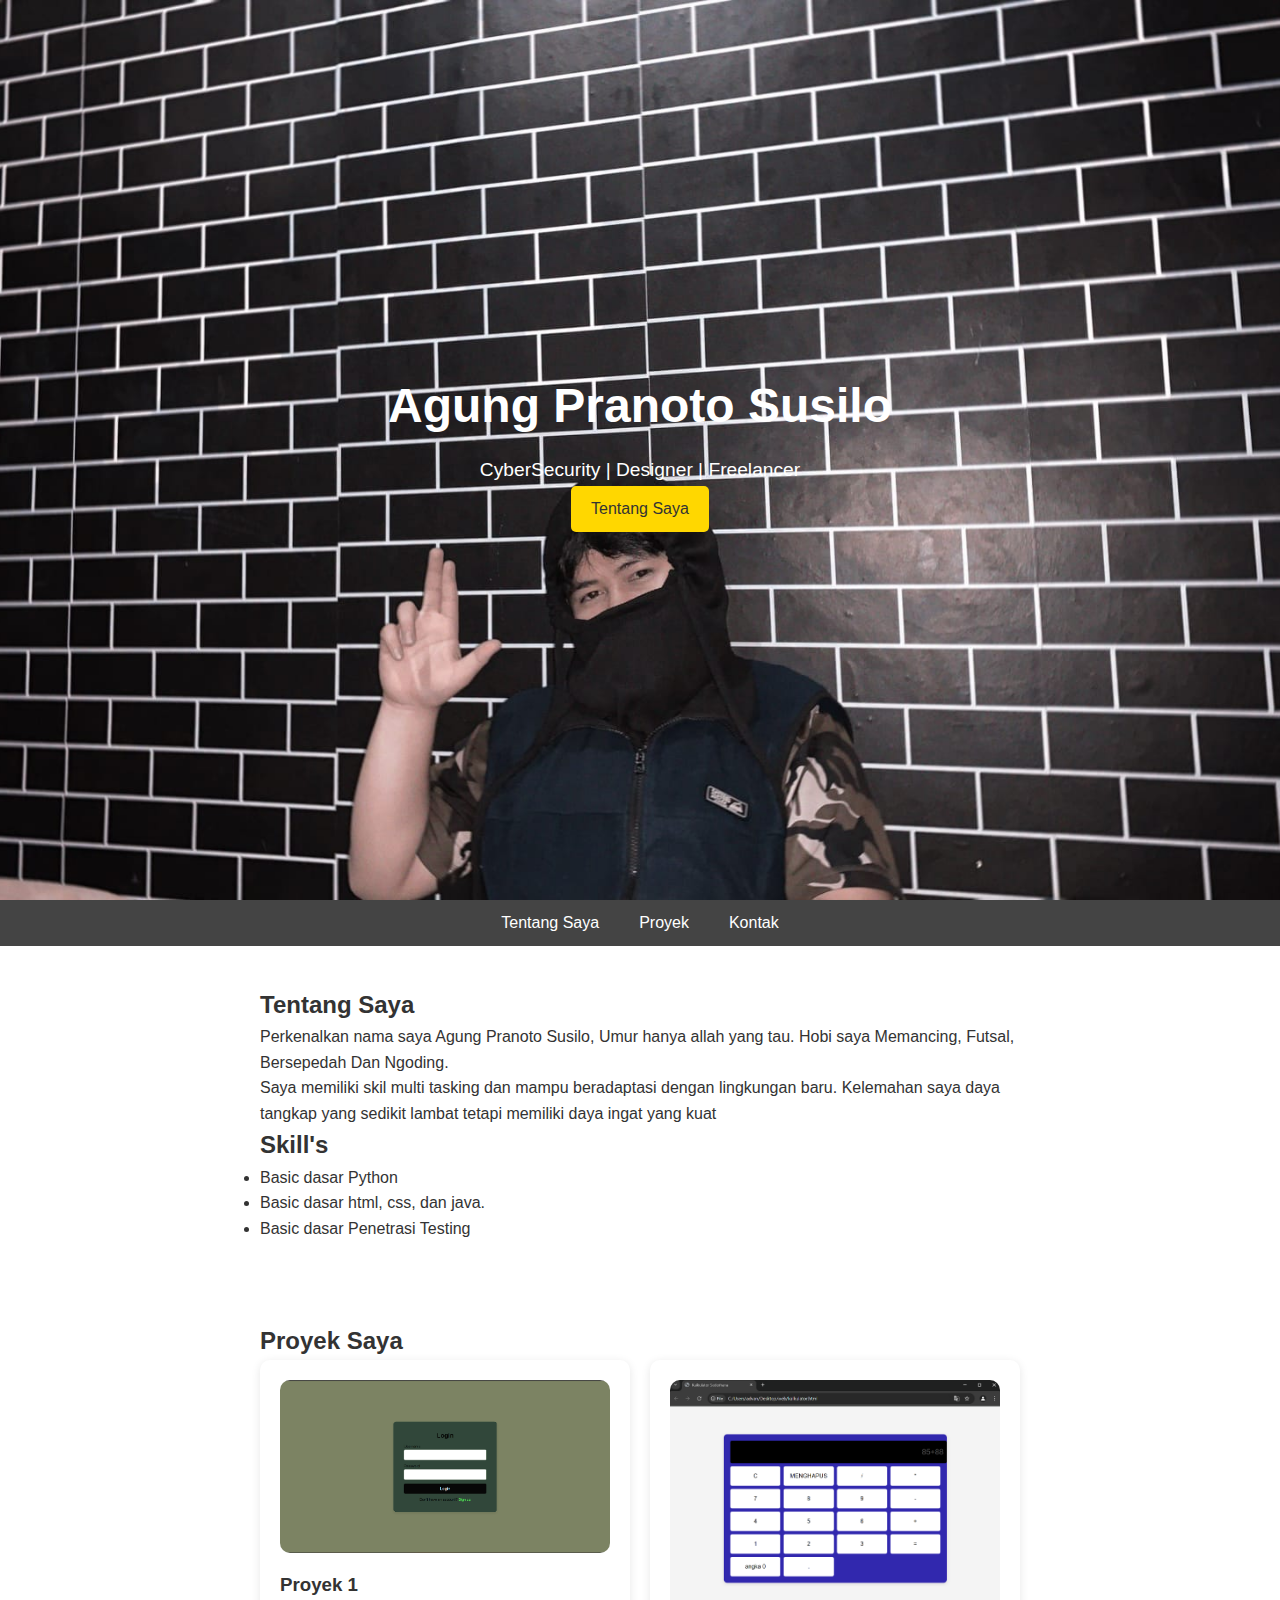
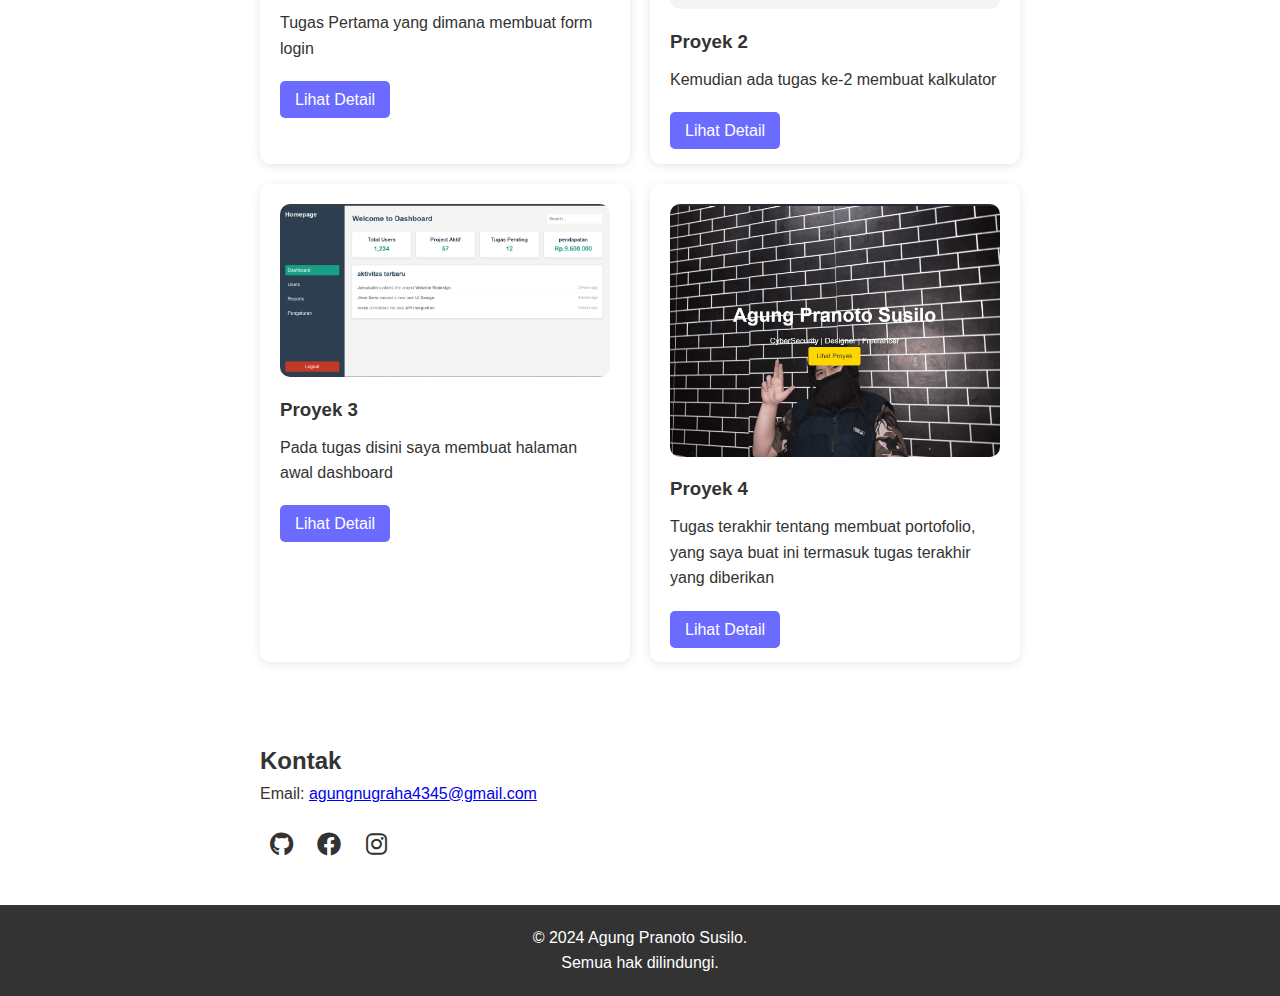
<file: index.html>
<!DOCTYPE html>
<html lang="id">
<head>
    <meta charset="UTF-8">
    <meta name="viewport" content="width=device-width, initial-scale=1.0">
    <title>Portofolio Saya</title>
    <link rel="stylesheet" href="styles.css">
    <link rel="stylesheet" href="https://cdnjs.cloudflare.com/ajax/libs/font-awesome/6.0.0-beta3/css/all.min.css">
</head>
<body>
    <header>
        <h1>Agung Pranoto Susilo</h1>
        <p> CyberSecurity | Designer | Freelancer</p>
        <a href="#about" class="btn">Tentang Saya</a>
    </header>

    <nav>
        <ul>
            <li><a href="#about">Tentang Saya</a></li>
            <li><a href="#projects">Proyek</a></li>
            <li><a href="#contact">Kontak</a></li>
        </ul>
    </nav>

    <section id="about">
        <h2>Tentang Saya</h2>
        <p>Perkenalkan nama saya Agung Pranoto Susilo, Umur hanya allah yang tau. Hobi saya Memancing, Futsal, Bersepedah Dan Ngoding.<br>Saya memiliki skil multi tasking dan mampu beradaptasi dengan lingkungan baru. Kelemahan saya daya tangkap yang sedikit lambat tetapi memiliki daya ingat yang kuat</p>
        <h2>Skill's</h2>
        <ul>
            <li>Basic dasar Python</li>
            <li>Basic dasar html, css, dan java.</li>
            <li>Basic dasar Penetrasi Testing</li>
        </ul>
    </section>


    <section id="projects">
        <h2>Proyek Saya</h2>
        <div class="project-grid">
            <div class="project">
                <img src="baru/10.png" alt="Proyek 1">
                <h3>Proyek 1</h3>
                <p>Tugas Pertama yang dimana membuat form login</p><br>
                <a href="baru/FormLogin.html" class="btn">Lihat Detail</a>
            </div>
            <div class="project">
                <img src="baru/13.png" alt="Proyek 2">
                <h3>Proyek 2</h3>
                <p>Kemudian ada tugas ke-2 membuat kalkulator</p><br>
                <a href="baru/kalkulator.html" class="btn">Lihat Detail</a>
            </div>
            <div class="project">
                <img src="baru/11.png" alt="Proyek 3">
                <h3>Proyek 3</h3>
                <p>Pada tugas disini saya membuat halaman awal dashboard </p>
                <br><a href="baru/daskbord.html" class="btn">Lihat Detail</a>
            </div>
            <div class="project">
                <img src="baru/12.png" alt="Proyek 4">
                <h3>Proyek 4</h3>
                <p>Tugas terakhir tentang membuat portofolio, yang saya buat ini termasuk tugas terakhir yang diberikan</p>
                <br><a href="#about" class="btn">Lihat Detail</a>
            </div>
        </div>
    </section>

    <section id="contact">
        <h2>Kontak</h2>
        <p>Email: <a href="agungnugraha4345@gmail.com">agungnugraha4345@gmail.com</a></p>
        <div class="socials">
            <a href="https://github.com/agung23vg"><i class="fab fa-github"></i></a>
            <a href="https://www.facebook.com/profile.php?id=100013446704933"><i class="fab fa-facebook"></i></a>
            <a href="https://www.instagram.com/agps_12/"><i class="fab fa-instagram"></i></a>
        </div>
    </section>

    <footer>
        <p>&copy; 2024 Agung Pranoto Susilo. <br>Semua hak dilindungi.</p>
    </footer>

    <script>
        // Smooth scroll
        document.querySelectorAll('nav a').forEach(anchor => {
            anchor.addEventListener('click', function(e) {
                e.preventDefault();
                document.querySelector(this.getAttribute('href')).scrollIntoView({
                    behavior: 'smooth'
                });
            });
        });
    </script>
</body>
</html>
</file>
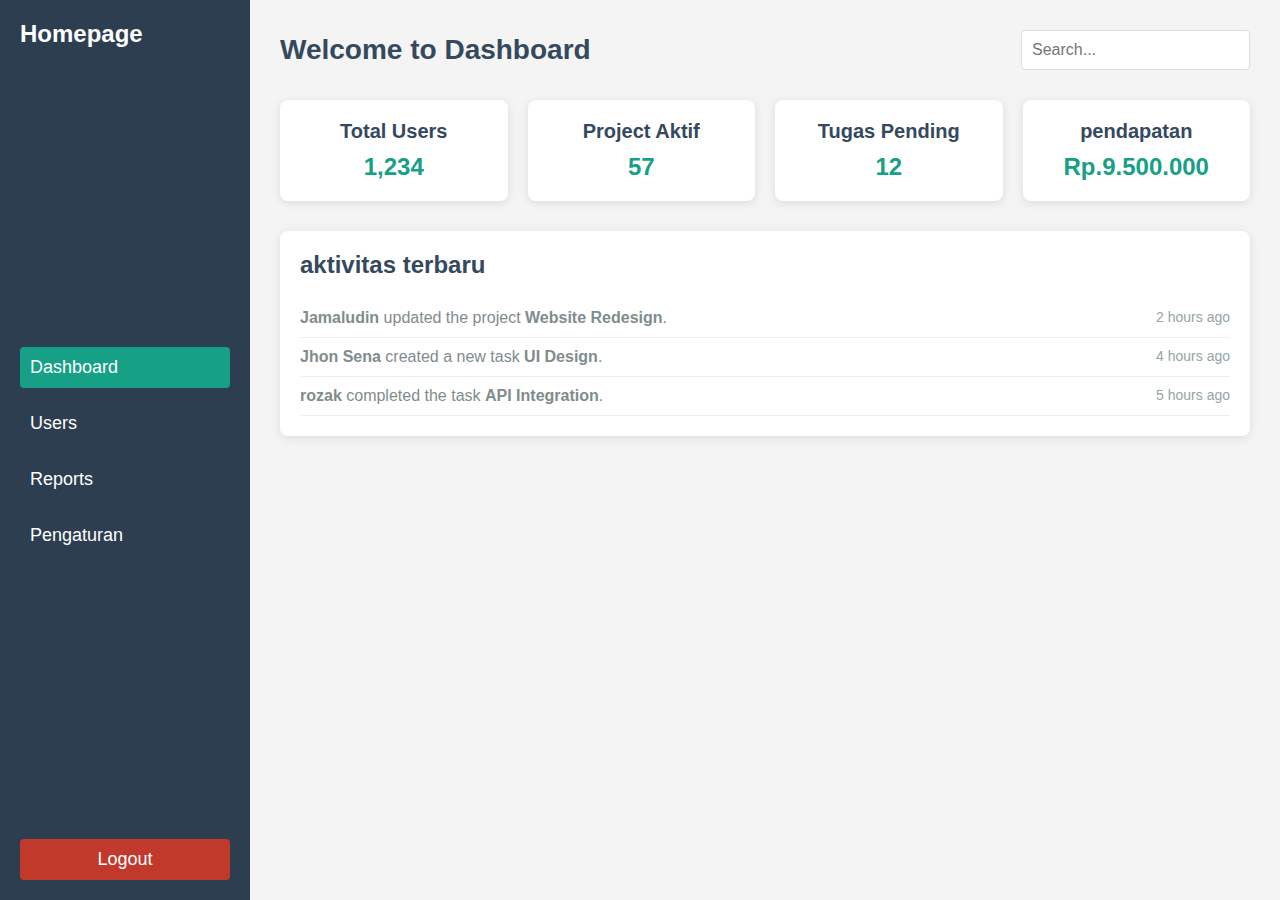
<file: baru/daskbord.html>
<!DOCTYPE html>
<html lang="en">
<head>
    <meta charset="UTF-8">
    <meta name="viewport" content="width=device-width, initial-scale=1.0">
    <title>Admin Dashboard</title>
    <link rel="stylesheet" href="daskbord.css">
</head>
<body>
    <div class="container">
        <!-- Sidebar -->
        <nav class="sidebar">
            <h2 class="sidebar-title">Homepage</h2>
            <ul class="sidebar-menu">
                <li><a href="#" class="active">Dashboard</a></li>
                <li><a href="#">Users</a></li>
                <li><a href="#">Reports</a></li>
                <li><a href="#">Pengaturan</a></li>
            </ul>
            <div class="logout">
                <a href="#">Logout</a>
            </div>
        </nav>

        <!-- Main Content -->
        <div class="main-content">
            <header class="header">
                <h1>Welcome to Dashboard</h1>
                <input type="text" placeholder="Search..." class="search-input">
            </header>

            <section class="cards">
                <div class="card">
                    <h3>Total Users</h3>
                    <p>1,234</p>
                </div>
                <div class="card">
                    <h3>Project Aktif</h3>
                    <p>57</p>
                </div>
                <div class="card">
                    <h3>Tugas Pending</h3>
                    <p>12</p>
                </div>
                <div class="card">
                    <h3>pendapatan</h3>
                    <p>Rp.9.500.000</p>
                </div>
            </section>

            <section class="content-section">
                <h2>aktivitas terbaru</h2>
                <div class="activity">
                    <p><strong>Jamaludin</strong> updated the project <strong>Website Redesign</strong>.</p>
                    <span>2 hours ago</span>
                </div>
                <div class="activity">
                    <p><strong>Jhon Sena</strong> created a new task <strong>UI Design</strong>.</p>
                    <span>4 hours ago</span>
                </div>
                <div class="activity">
                    <p><strong>rozak</strong> completed the task <strong>API Integration</strong>.</p>
                    <span>5 hours ago</span>
                </div>
            </section>
        </div>
    </div>
</body>
</html>
</file>
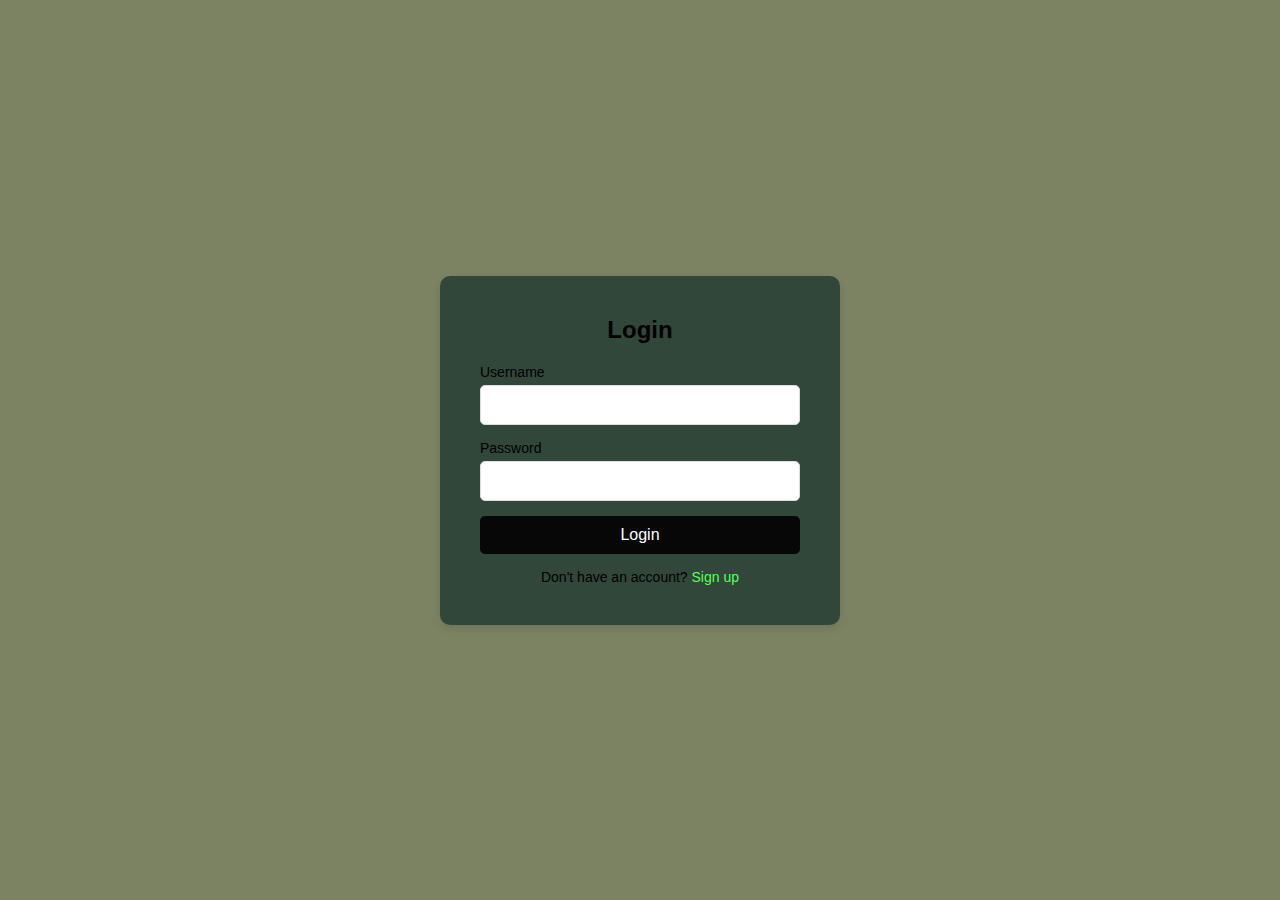
<file: baru/FormLogin.html>
<!DOCTYPE html>
<html lang="en">
<head>
    <meta charset="UTF-8">
    <meta name="viewport" content="width=device-width, initial-scale=1.0">
    <title>Login Form</title>
    <link rel="stylesheet" href="login.css">
</head>
<body>
    <div class="login-container">
        <h2>Login</h2>
        <form action="#" method="POST">
            <div class="input-group">
                <label for="username">Username</label>
                <input type="text" id="username" name="username" required>
            </div>
            <div class="input-group">
                <label for="password">Password</label>
                <input type="password" id="password" name="password" required>
            </div>
            <button type="submit">Login</button>
        </form>
        <p>Don't have an account? <a href="#">Sign up</a></p>
    </div>
</body>
</html>
</file>
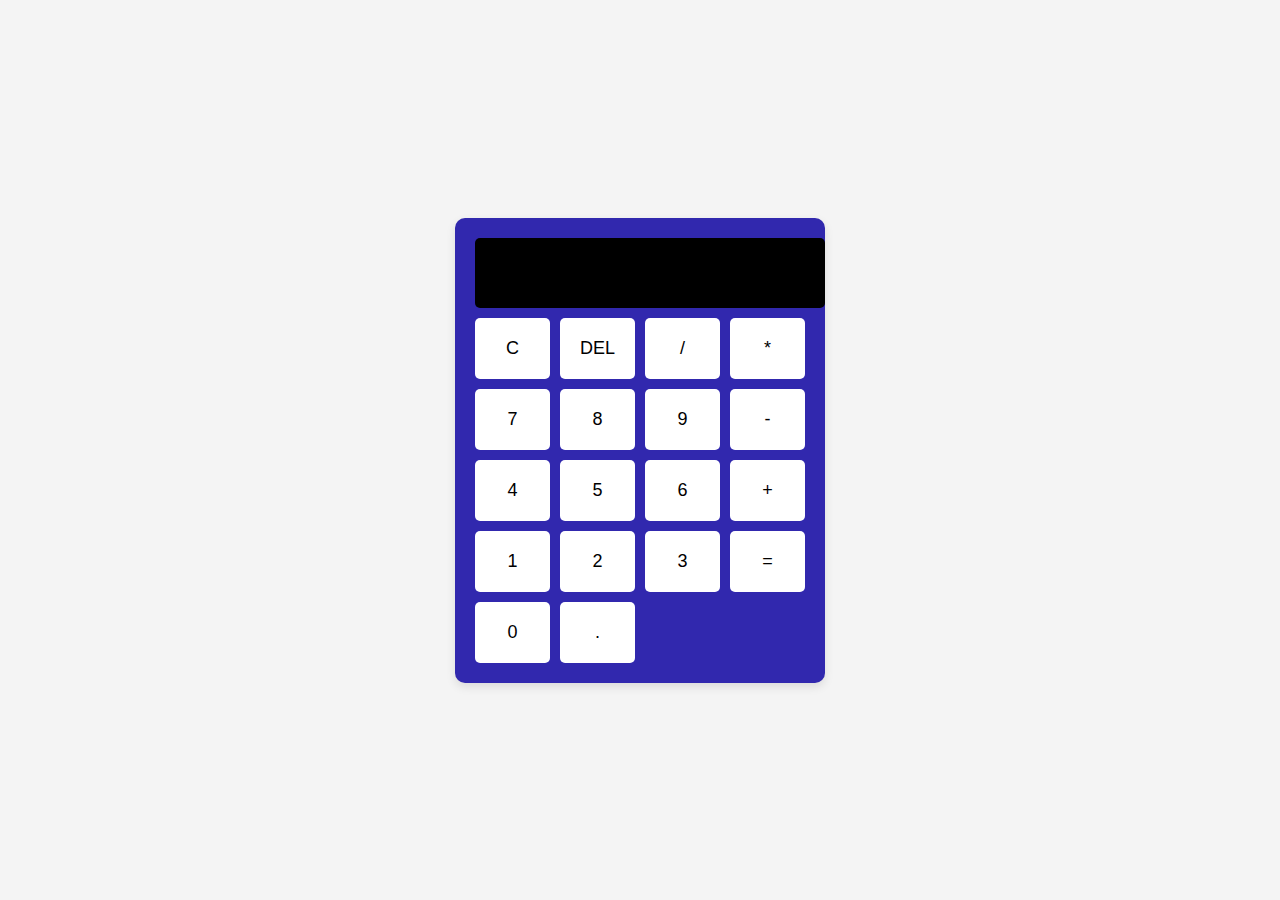
<file: baru/kalkulator.html>
<!DOCTYPE html>
<html lang="en">
<head>
    <meta charset="UTF-8">
    <meta name="viewport" content="width=device-width, initial-scale=1.0">
    <title>Simple Calculator</title>
    <link rel="stylesheet" href="kalkulator.css">
</head>
<body>
    <div class="calculator">
        <input type="text" id="display" disabled>
        <div class="buttons">
            <button onclick="clearDisplay()">C</button>
            <button onclick="deleteLast()">DEL</button>
            <button onclick="appendOperator('/')">/</button>
            <button onclick="appendOperator('*')">*</button>

            <button onclick="appendNumber(7)">7</button>
            <button onclick="appendNumber(8)">8</button>
            <button onclick="appendNumber(9)">9</button>
            <button onclick="appendOperator('-')">-</button>

            <button onclick="appendNumber(4)">4</button>
            <button onclick="appendNumber(5)">5</button>
            <button onclick="appendNumber(6)">6</button>
            <button onclick="appendOperator('+')">+</button>

            <button onclick="appendNumber(1)">1</button>
            <button onclick="appendNumber(2)">2</button>
            <button onclick="appendNumber(3)">3</button>
            <button onclick="calculate()">=</button>

            <button onclick="appendNumber(0)">0</button>
            <button onclick="appendNumber('.')">.</button>
        </div>
    </div>

    <script src="kalku.js"></script>
</body>
</html>
</file>
<file: styles.css>
* {
    box-sizing: border-box;
    margin: 0;
    padding: 0;
}

body {
    font-family: 'Arial', sans-serif;
    line-height: 1.6;
    color: #333;
}

header {
    background: url('baru/200.jpg') no-repeat center center/cover;
    height: 100vh;
    display: flex;
    flex-direction: column;
    align-items: center;
    justify-content: center;
    text-align: center;
    position: relative;
}

header h1 {
    color: #fff;
    font-size: 3em;
    margin-bottom: 10px;
    animation: fadeIn 2s;
}

header p {
    color: #fff;
    font-size: 1.2em;
    animation: fadeIn 2s 0.5s;
}

header .btn {
    background: #ffd700;
    color: #333;
    padding: 10px 20px;
    text-decoration: none;
    border-radius: 5px;
    transition: background 0.3s;
    animation: fadeIn 2s 1s;
}

header .btn:hover {
    background: #e0c700;
}


nav {
    background: #444;
    color: #fff;
    padding: 10px 0;
    position: sticky;
    top: 0;
    z-index: 1000;
}

nav ul {
    list-style: none;
    display: flex;
    justify-content: center;
}

nav ul li {
    margin: 0 20px;
}

nav ul li a {
    color: #fff;
    text-decoration: none;
    transition: color 0.3s;
}

nav ul li a:hover {
    color: #ffd700;
}

section {
    text-align: left;
    padding: 40px 20px;
    max-width: 800px;
    margin: auto;
}

.bg-light {
    background-color: #f4f4f4;
}

.project-grid {
    display: grid;
    grid-template-columns: repeat(auto-fill, minmax(250px, 1fr));
    gap: 20px;
}

.project {
    background: #fff;
    padding: 20px;
    border-radius: 10px;
    box-shadow: 0 2px 10px rgba(0, 0, 0, 0.1);
    transition: transform 0.3s, box-shadow 0.3s;
}

.project img {
    max-width: 100%;
    border-radius: 10px;
}

.project h3 {
    margin: 10px 0;
}

.project .btn {
    background: #6b6bff;
    color: #fff;
    padding: 10px 15px;
    text-decoration: none;
    border-radius: 5px;
    transition: background 0.3s;
}

.project .btn:hover {
    background: #5a5aff;
}

.socials {
    margin-top: 20px;
}

.socials a {
    margin: 0 10px;
    color: #333;
    font-size: 24px;
    text-decoration: none;
    transition: color 0.3s;
}

.socials a:hover {
    color: #ffd700;
}

footer {
    text-align: center;
    padding: 20px 0;
    background: #333;
    color: #fff;
}

/* Animations */
@keyframes fadeIn {
    from {
        opacity: 0;
        transform: translateY(20px);
    }
    to {
        opacity: 1;
        transform: translateY(0);
    }
}

.project:hover {
    transform: translateY(-5px);
    box-shadow: 0 4px 20px rgba(0, 0, 0, 0.2);
}
</file>
<file: baru/daskbord.css>
/* Global Styles */
* {
    margin: 0;
    padding: 0;
    box-sizing: border-box;
}

body {
    font-family: 'Arial', sans-serif;
    background-color: #f4f4f4;
}

.container {
    display: flex;
    height: 100vh;
}

/* Sidebar Styles */
.sidebar {
    width: 250px;
    background-color: #2c3e50;
    color: white;
    padding: 20px;
    display: flex;
    flex-direction: column;
    justify-content: space-between;
}

.sidebar-title {
    font-size: 24px;
    font-weight: bold;
    margin-bottom: 30px;
}

.sidebar-menu {
    list-style-type: none;
}

.sidebar-menu li {
    margin-bottom: 15px;
}

.sidebar-menu a {
    color: white;
    text-decoration: none;
    font-size: 18px;
    display: block;
    padding: 10px;
    border-radius: 4px;
    transition: background-color 0.3s ease;
}

.sidebar-menu a.active, .sidebar-menu a:hover {
    background-color: #16a085;
}

.logout a {
    color: white;
    text-decoration: none;
    font-size: 18px;
    display: block;
    padding: 10px;
    border-radius: 4px;
    background-color: #c0392b;
    text-align: center;
}

/* Main Content Styles */
.main-content {
    flex-grow: 1;
    padding: 30px;
}

.header {
    display: flex;
    justify-content: space-between;
    align-items: center;
    margin-bottom: 30px;
}

.header h1 {
    font-size: 28px;
    color: #34495e;
}

.search-input {
    padding: 10px;
    font-size: 16px;
    border: 1px solid #ddd;
    border-radius: 4px;
}

/* Cards Styles */
.cards {
    display: grid;
    grid-template-columns: repeat(4, 1fr);
    gap: 20px;
    margin-bottom: 30px;
}

.card {
    background-color: white;
    padding: 20px;
    border-radius: 8px;
    box-shadow: 0 2px 10px rgba(0, 0, 0, 0.1);
    text-align: center;
}

.card h3 {
    font-size: 20px;
    margin-bottom: 10px;
    color: #34495e;
}

.card p {
    font-size: 24px;
    font-weight: bold;
    color: #16a085;
}

/* Activity Section */
.content-section {
    background-color: white;
    padding: 20px;
    border-radius: 8px;
    box-shadow: 0 2px 10px rgba(0, 0, 0, 0.1);
}

.content-section h2 {
    font-size: 24px;
    margin-bottom: 20px;
    color: #34495e;
}

.activity {
    display: flex;
    justify-content: space-between;
    padding: 10px 0;
    border-bottom: 1px solid #eee;
}

.activity p {
    font-size: 16px;
    color: #7f8c8d;
}

.activity span {
    font-size: 14px;
    color: #95a5a6;
}
</file>
<file: baru/login.css>
* {
    margin: 0;
    padding: 0;
    box-sizing: border-box;
}

body {
    font-family: Arial, sans-serif;
    background-color: #7c8363;
    height: 100vh;
    display: flex;
    justify-content: center;
    align-items: center;
}

.login-container {
    background-color: #31473a;
    padding: 40px;
    border-radius: 10px;
    box-shadow: 0 4px 8px rgba(0, 0, 0, 0.1);
    width: 100%;
    max-width: 400px;
}

h2 {
    text-align: center;
    margin-bottom: 20px;
}

.input-group {
    margin-bottom: 15px;
}

.input-group label {
    display: block;
    margin-bottom: 5px;
    font-size: 14px;
}

.input-group input {
    width: 100%;
    padding: 10px;
    font-size: 16px;
    border: 1px solid #ddd;
    border-radius: 5px;
}

button {
    width: 100%;
    padding: 10px;
    background-color: #070707;
    color: white;
    font-size: 16px;
    border: none;
    border-radius: 5px;
    cursor: pointer;
}

button:hover {
    background-color: #000000;
}

p {
    text-align: center;
    margin-top: 15px;
    font-size: 14px;
}

p a {
    color: #5aff5a;
    text-decoration: none;
}

p a:hover {
    text-decoration: underline;
}
</file>
<file: baru/kalkulator.css>
body {
    font-family: 'Arial', sans-serif;
    display: flex;
    justify-content: center;
    align-items: center;
    height: 100vh;
    margin: 0;
    background-color: #f4f4f4;
}

.calculator {
    background-color: #3128ae;
    border-radius: 10px;
    box-shadow: 0 4px 10px rgba(0, 0, 0, 0.1);
    padding: 20px;
    -webkit-border-radius: 10px;
    -moz-border-radius: 10px;
    -ms-border-radius: 10px;
    -o-border-radius: 10px;
}

#display {
    width: 100%;
    height: 50px;
    border: none;
    background-color: #000000;
    font-size: 24px;
    text-align: right;
    padding: 10px;
    margin-bottom: 10px;
    border-radius: 5px;
}

.buttons {
    display: grid;
    grid-template-columns: repeat(4, 1fr);
    gap: 10px;
}

button {
    padding: 20px;
    font-size: 18px;
    border: none;
    border-radius: 5px;
    background-color: #ffffff;
    cursor: pointer;
}

button:hover {
    background-color: #d4d4d4;
}

button:active {
    background-color: #c8c8c8;
}
</file>
